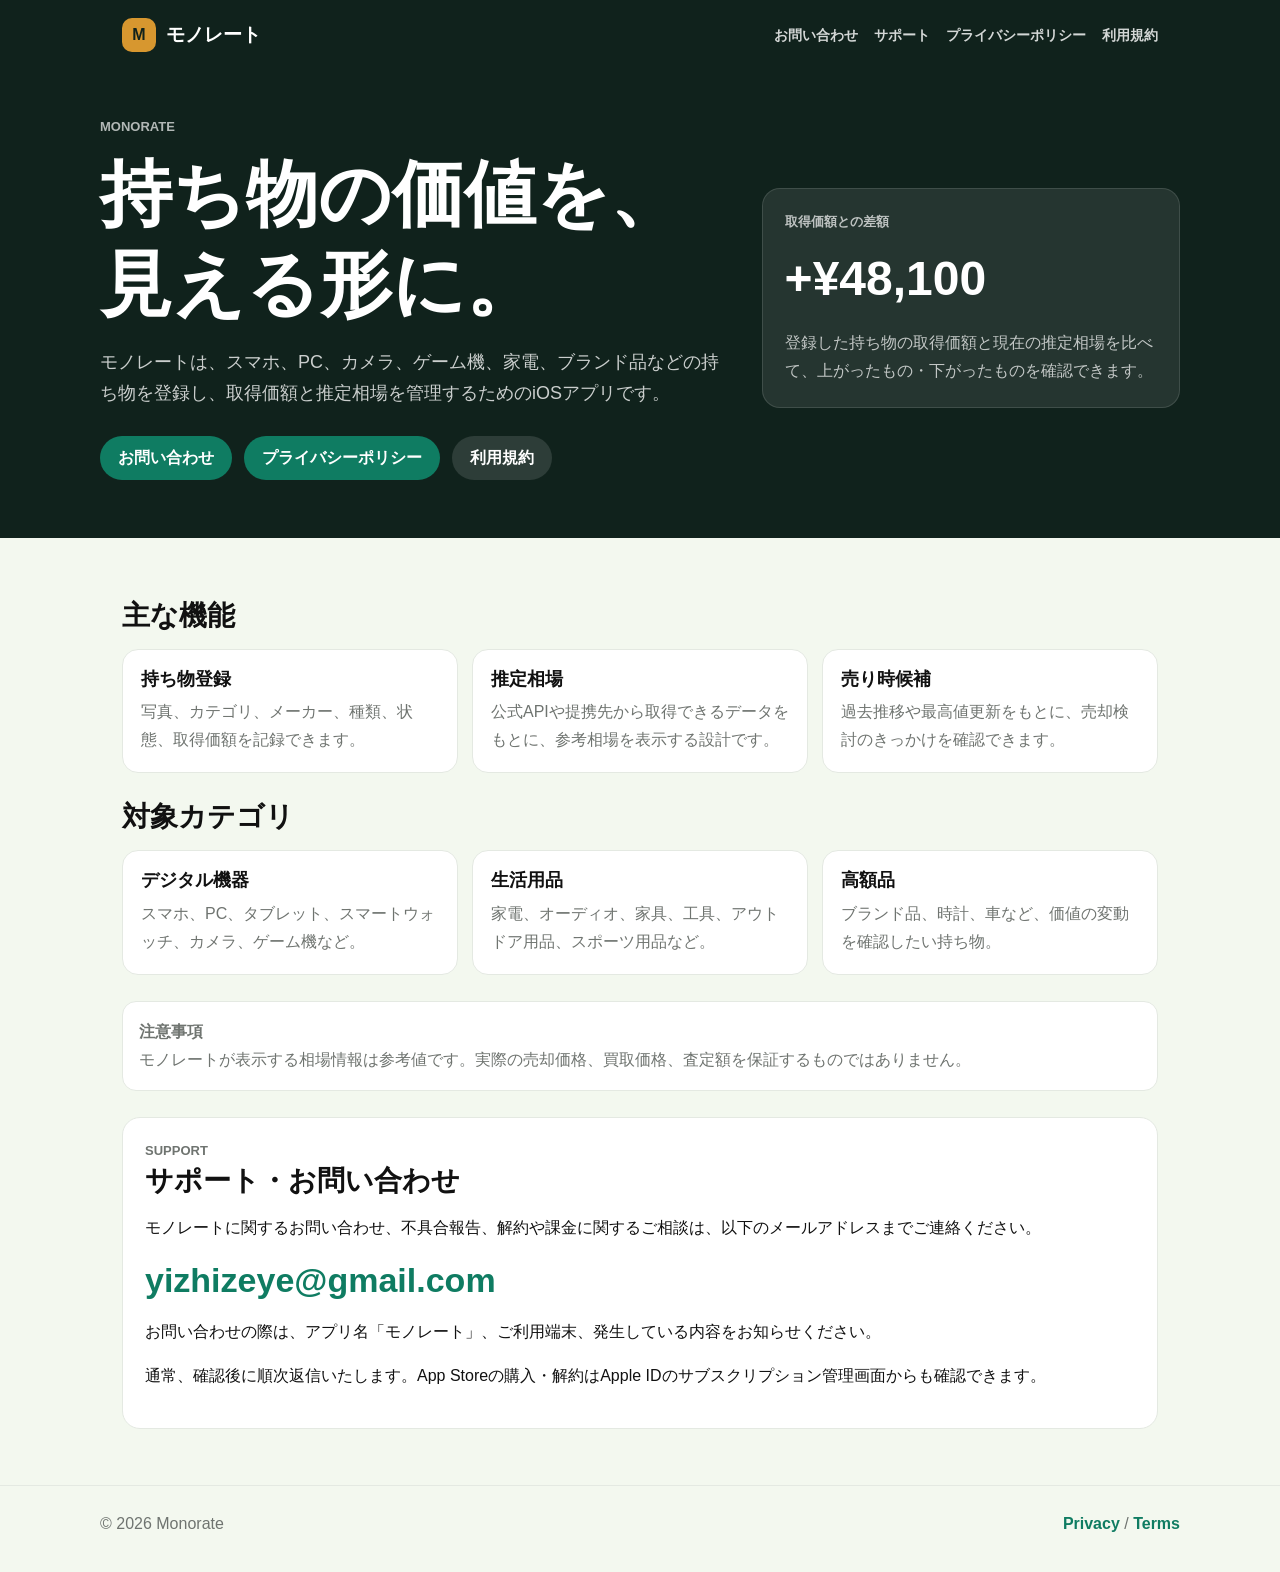
<file: index.html>
<!doctype html>
<html lang="ja">
  <head>
    <meta charset="utf-8">
    <meta name="viewport" content="width=device-width, initial-scale=1">
    <title>モノレート | 持ち物の推定相場と資産管理</title>
    <meta name="description" content="モノレートは、持ち物の取得価額、推定相場、売り時候補を管理するためのiOSアプリです。">
    <link rel="stylesheet" href="styles.css">
  </head>
  <body>
    <header class="site-header">
      <nav class="nav" aria-label="主要ナビゲーション">
        <a class="brand" href="index.html">
          <span class="brand-mark">M</span>
          <span class="brand-name">モノレート</span>
        </a>
        <div class="nav-links">
          <a href="#support">お問い合わせ</a>
          <a href="support.html">サポート</a>
          <a href="privacy.html">プライバシーポリシー</a>
          <a href="terms.html">利用規約</a>
        </div>
      </nav>
      <section class="hero">
        <div class="hero-inner">
          <div>
            <div class="eyebrow">Monorate</div>
            <h1>持ち物の価値を、見える形に。</h1>
            <p class="lead">モノレートは、スマホ、PC、カメラ、ゲーム機、家電、ブランド品などの持ち物を登録し、取得価額と推定相場を管理するためのiOSアプリです。</p>
            <div class="hero-actions">
              <a class="button" href="#support">お問い合わせ</a>
              <a class="button" href="privacy.html">プライバシーポリシー</a>
              <a class="button secondary" href="terms.html">利用規約</a>
            </div>
          </div>
          <div class="hero-panel" aria-label="アプリ概要">
            <div class="hero-label">取得価額との差額</div>
            <div class="hero-value">+¥48,100</div>
            <div class="hero-caption">登録した持ち物の取得価額と現在の推定相場を比べて、上がったもの・下がったものを確認できます。</div>
          </div>
        </div>
      </section>
    </header>

    <main>
      <section class="section">
        <h2 class="section-title">主な機能</h2>
        <div class="grid">
          <article class="card">
            <h3>持ち物登録</h3>
            <p>写真、カテゴリ、メーカー、種類、状態、取得価額を記録できます。</p>
          </article>
          <article class="card">
            <h3>推定相場</h3>
            <p>公式APIや提携先から取得できるデータをもとに、参考相場を表示する設計です。</p>
          </article>
          <article class="card">
            <h3>売り時候補</h3>
            <p>過去推移や最高値更新をもとに、売却検討のきっかけを確認できます。</p>
          </article>
        </div>
      </section>

      <section class="section">
        <h2 class="section-title">対象カテゴリ</h2>
        <div class="grid">
          <article class="card">
            <h3>デジタル機器</h3>
            <p>スマホ、PC、タブレット、スマートウォッチ、カメラ、ゲーム機など。</p>
          </article>
          <article class="card">
            <h3>生活用品</h3>
            <p>家電、オーディオ、家具、工具、アウトドア用品、スポーツ用品など。</p>
          </article>
          <article class="card">
            <h3>高額品</h3>
            <p>ブランド品、時計、車など、価値の変動を確認したい持ち物。</p>
          </article>
        </div>
      </section>

      <section class="section notice">
        <strong>注意事項</strong><br>
        モノレートが表示する相場情報は参考値です。実際の売却価格、買取価格、査定額を保証するものではありません。
      </section>

      <section class="section support-card" id="support">
        <div class="eyebrow-dark">Support</div>
        <h2 class="section-title">サポート・お問い合わせ</h2>
        <p>モノレートに関するお問い合わせ、不具合報告、解約や課金に関するご相談は、以下のメールアドレスまでご連絡ください。</p>
        <p class="support-mail"><a href="mailto:yizhizeye@gmail.com">yizhizeye@gmail.com</a></p>
        <p>お問い合わせの際は、アプリ名「モノレート」、ご利用端末、発生している内容をお知らせください。</p>
        <p>通常、確認後に順次返信いたします。App Storeの購入・解約はApple IDのサブスクリプション管理画面からも確認できます。</p>
      </section>
    </main>

    <footer class="site-footer">
      <div class="footer-inner">
        <span>&copy; 2026 Monorate</span>
        <span><a href="privacy.html">Privacy</a> / <a href="terms.html">Terms</a></span>
      </div>
    </footer>
  </body>
</html>
</file>
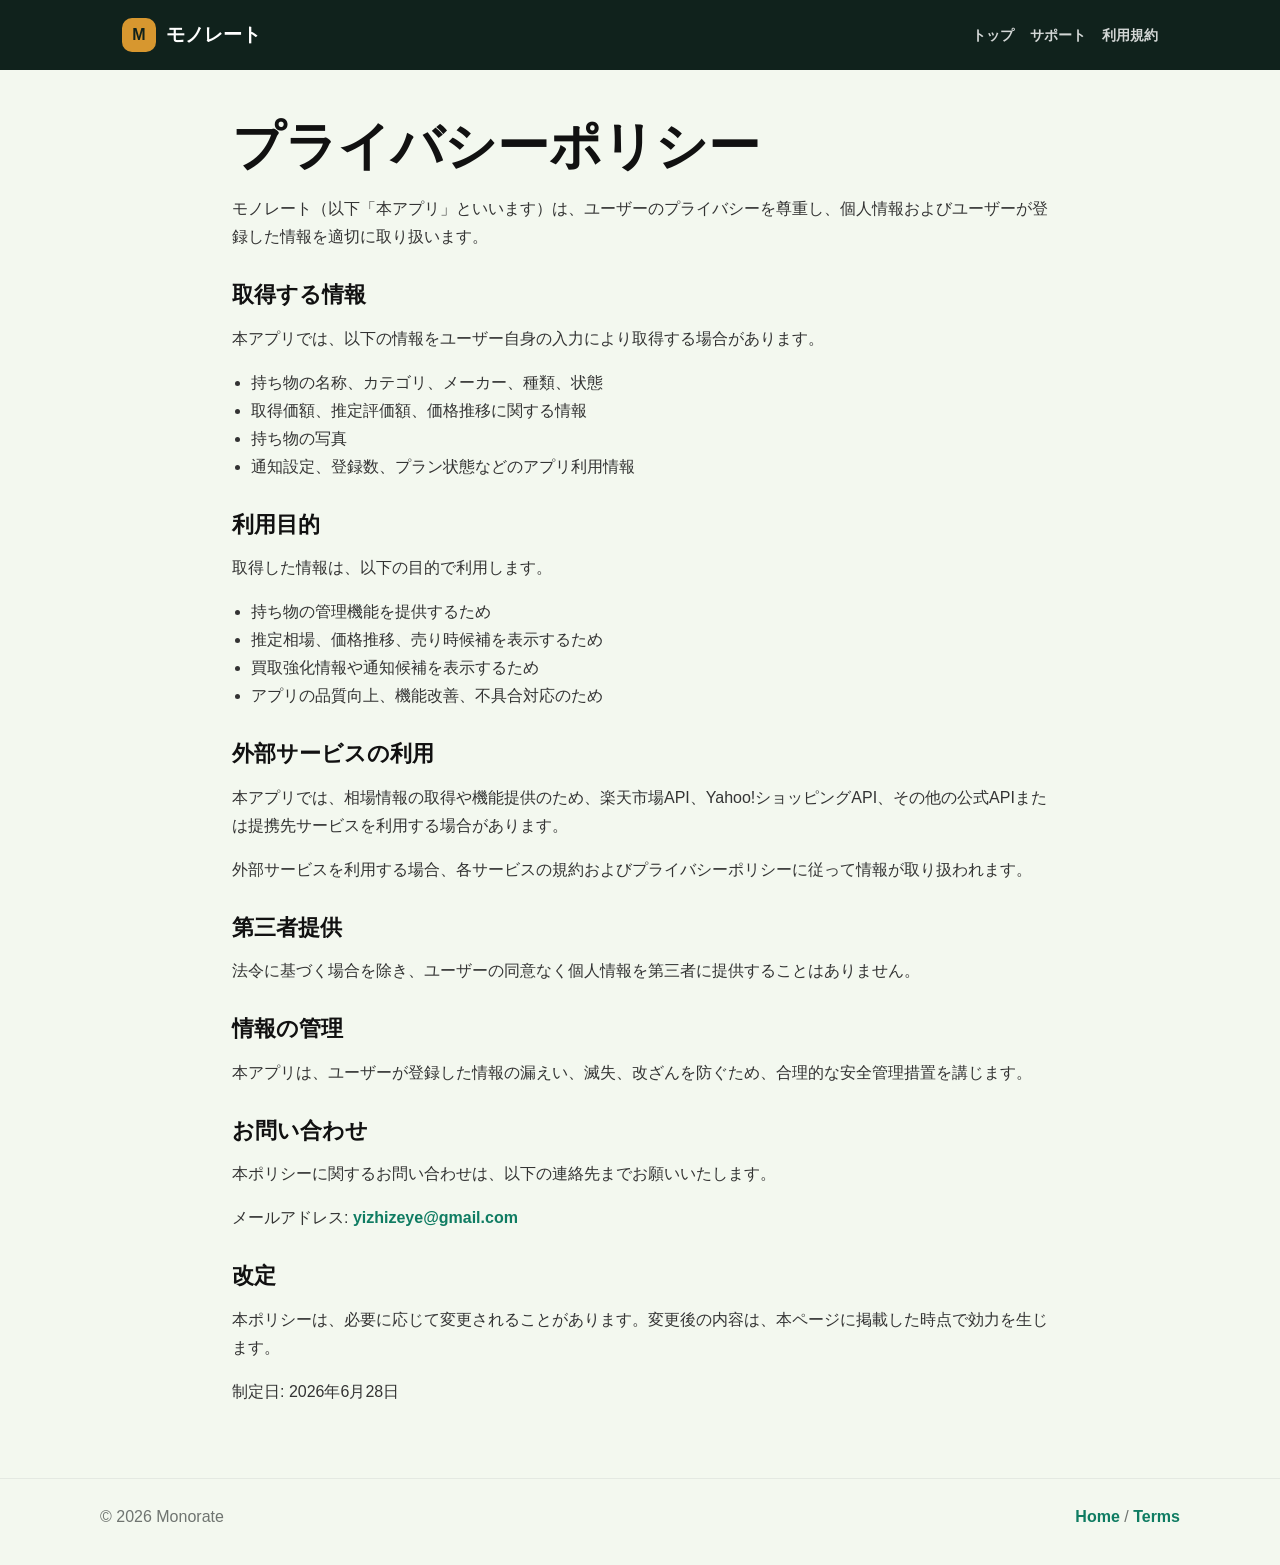
<file: privacy.html>
<!doctype html>
<html lang="ja">
  <head>
    <meta charset="utf-8">
    <meta name="viewport" content="width=device-width, initial-scale=1">
    <title>プライバシーポリシー | モノレート</title>
    <meta name="description" content="モノレートのプライバシーポリシーです。">
    <link rel="stylesheet" href="styles.css">
  </head>
  <body>
    <header class="site-header">
      <nav class="nav" aria-label="主要ナビゲーション">
        <a class="brand" href="index.html">
          <span class="brand-mark">M</span>
          <span class="brand-name">モノレート</span>
        </a>
        <div class="nav-links">
          <a href="index.html">トップ</a>
          <a href="support.html">サポート</a>
          <a href="terms.html">利用規約</a>
        </div>
      </nav>
    </header>

    <main class="doc">
      <h1>プライバシーポリシー</h1>
      <p>モノレート（以下「本アプリ」といいます）は、ユーザーのプライバシーを尊重し、個人情報およびユーザーが登録した情報を適切に取り扱います。</p>

      <h2>取得する情報</h2>
      <p>本アプリでは、以下の情報をユーザー自身の入力により取得する場合があります。</p>
      <ul>
        <li>持ち物の名称、カテゴリ、メーカー、種類、状態</li>
        <li>取得価額、推定評価額、価格推移に関する情報</li>
        <li>持ち物の写真</li>
        <li>通知設定、登録数、プラン状態などのアプリ利用情報</li>
      </ul>

      <h2>利用目的</h2>
      <p>取得した情報は、以下の目的で利用します。</p>
      <ul>
        <li>持ち物の管理機能を提供するため</li>
        <li>推定相場、価格推移、売り時候補を表示するため</li>
        <li>買取強化情報や通知候補を表示するため</li>
        <li>アプリの品質向上、機能改善、不具合対応のため</li>
      </ul>

      <h2>外部サービスの利用</h2>
      <p>本アプリでは、相場情報の取得や機能提供のため、楽天市場API、Yahoo!ショッピングAPI、その他の公式APIまたは提携先サービスを利用する場合があります。</p>
      <p>外部サービスを利用する場合、各サービスの規約およびプライバシーポリシーに従って情報が取り扱われます。</p>

      <h2>第三者提供</h2>
      <p>法令に基づく場合を除き、ユーザーの同意なく個人情報を第三者に提供することはありません。</p>

      <h2>情報の管理</h2>
      <p>本アプリは、ユーザーが登録した情報の漏えい、滅失、改ざんを防ぐため、合理的な安全管理措置を講じます。</p>

      <h2>お問い合わせ</h2>
      <p>本ポリシーに関するお問い合わせは、以下の連絡先までお願いいたします。</p>
      <p>メールアドレス: <strong><a href="mailto:yizhizeye@gmail.com">yizhizeye@gmail.com</a></strong></p>

      <h2>改定</h2>
      <p>本ポリシーは、必要に応じて変更されることがあります。変更後の内容は、本ページに掲載した時点で効力を生じます。</p>

      <p>制定日: 2026年6月28日</p>
    </main>

    <footer class="site-footer">
      <div class="footer-inner">
        <span>&copy; 2026 Monorate</span>
        <span><a href="index.html">Home</a> / <a href="terms.html">Terms</a></span>
      </div>
    </footer>
  </body>
</html>
</file>
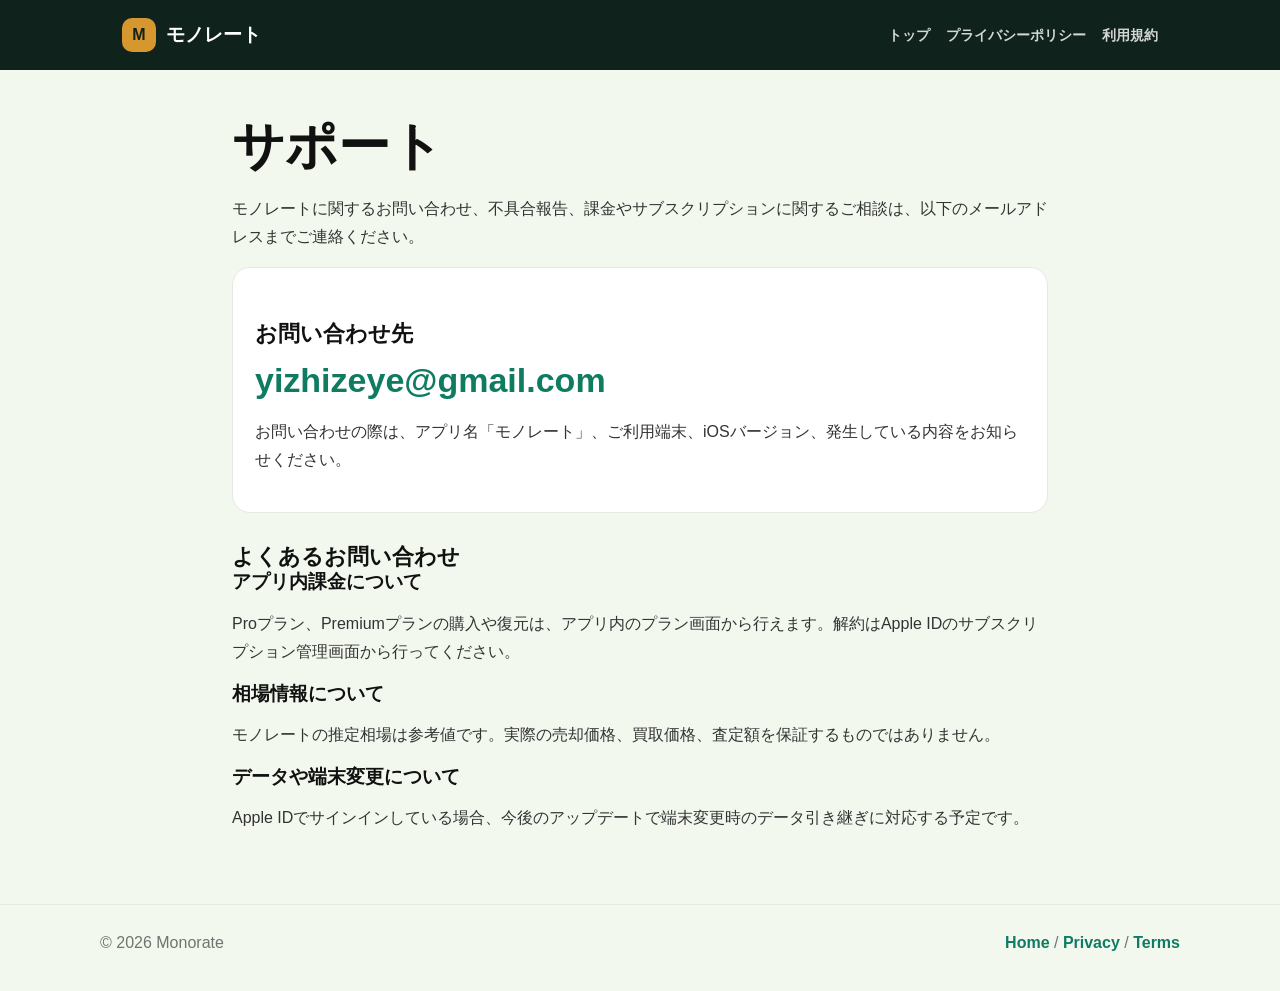
<file: support.html>
<!doctype html>
<html lang="ja">
  <head>
    <meta charset="utf-8">
    <meta name="viewport" content="width=device-width, initial-scale=1">
    <title>サポート | モノレート</title>
    <meta name="description" content="モノレートのサポート、お問い合わせ、不具合報告、課金に関する連絡先です。">
    <link rel="stylesheet" href="styles.css">
  </head>
  <body>
    <header class="site-header">
      <nav class="nav" aria-label="主要ナビゲーション">
        <a class="brand" href="index.html">
          <span class="brand-mark">M</span>
          <span class="brand-name">モノレート</span>
        </a>
        <div class="nav-links">
          <a href="index.html">トップ</a>
          <a href="privacy.html">プライバシーポリシー</a>
          <a href="terms.html">利用規約</a>
        </div>
      </nav>
    </header>

    <main class="doc">
      <h1>サポート</h1>
      <p>モノレートに関するお問い合わせ、不具合報告、課金やサブスクリプションに関するご相談は、以下のメールアドレスまでご連絡ください。</p>

      <section class="support-card">
        <h2>お問い合わせ先</h2>
        <p class="support-mail"><a href="mailto:yizhizeye@gmail.com">yizhizeye@gmail.com</a></p>
        <p>お問い合わせの際は、アプリ名「モノレート」、ご利用端末、iOSバージョン、発生している内容をお知らせください。</p>
      </section>

      <h2>よくあるお問い合わせ</h2>
      <h3>アプリ内課金について</h3>
      <p>Proプラン、Premiumプランの購入や復元は、アプリ内のプラン画面から行えます。解約はApple IDのサブスクリプション管理画面から行ってください。</p>

      <h3>相場情報について</h3>
      <p>モノレートの推定相場は参考値です。実際の売却価格、買取価格、査定額を保証するものではありません。</p>

      <h3>データや端末変更について</h3>
      <p>Apple IDでサインインしている場合、今後のアップデートで端末変更時のデータ引き継ぎに対応する予定です。</p>
    </main>

    <footer class="site-footer">
      <div class="footer-inner">
        <span>&copy; 2026 Monorate</span>
        <span><a href="index.html">Home</a> / <a href="privacy.html">Privacy</a> / <a href="terms.html">Terms</a></span>
      </div>
    </footer>
  </body>
</html>
</file>
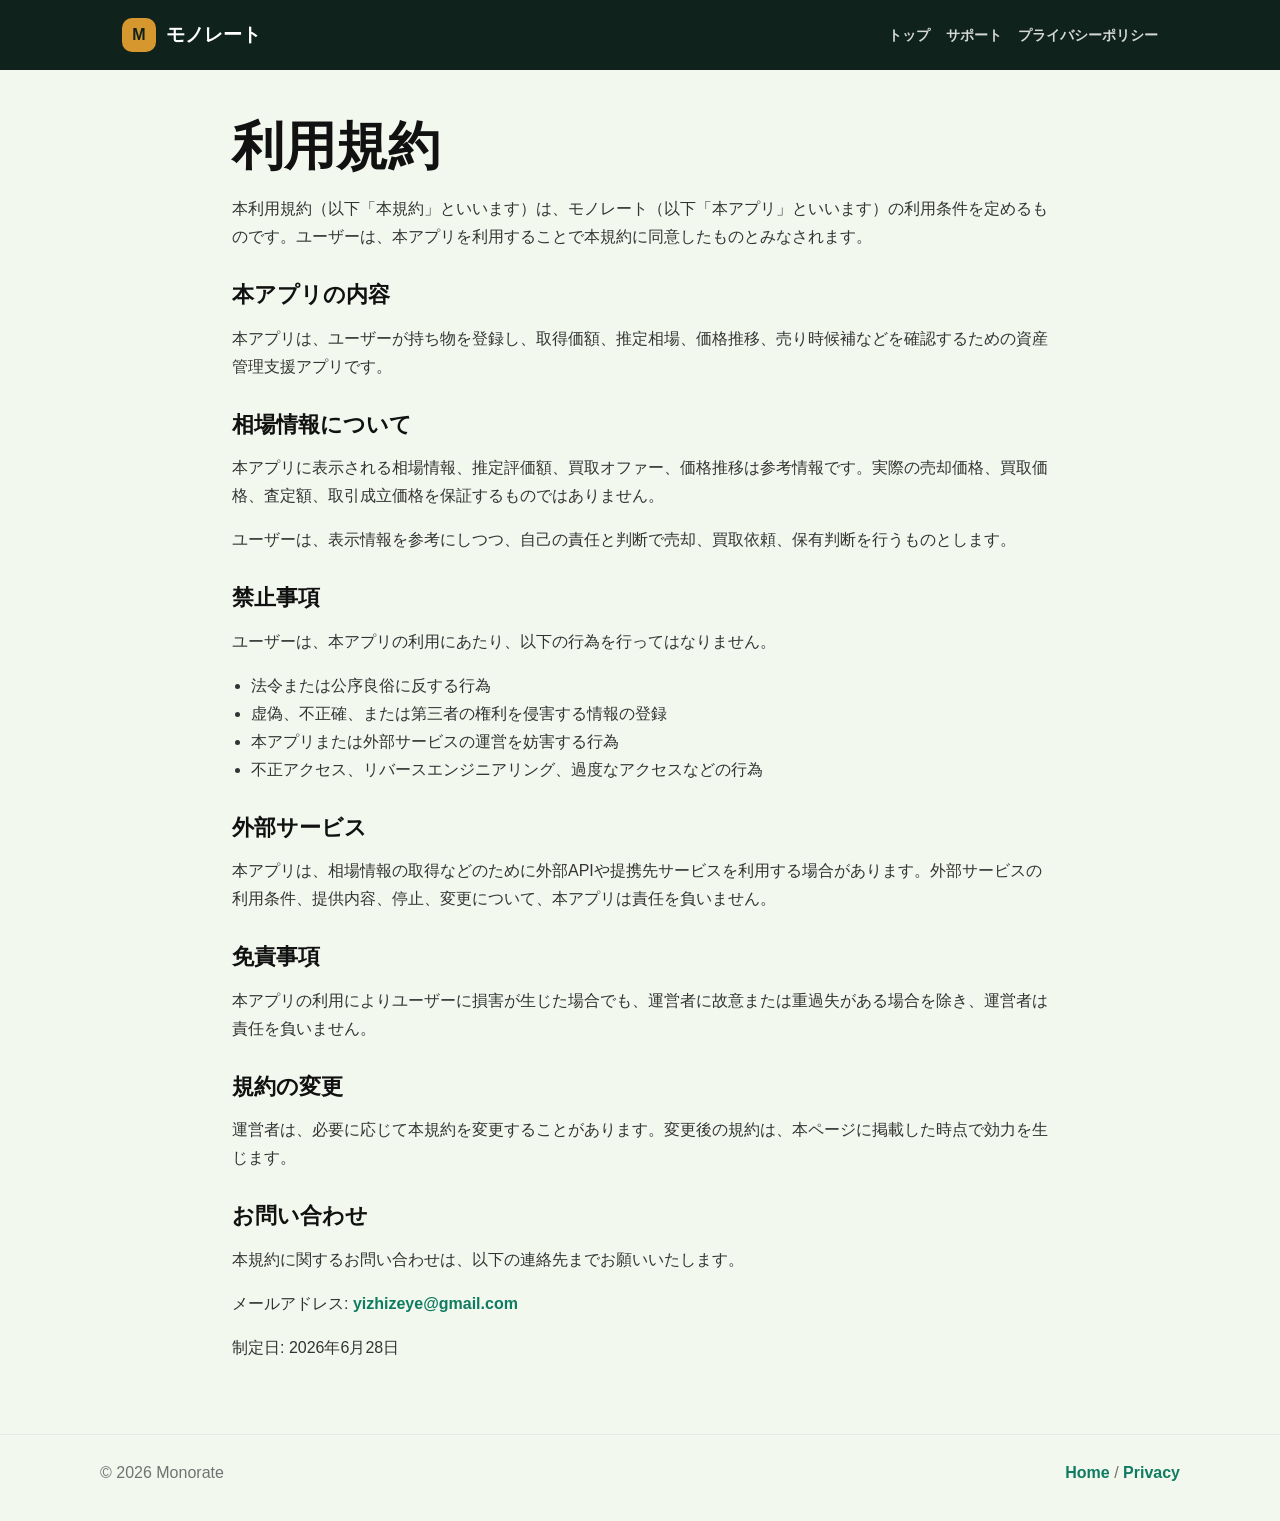
<file: terms.html>
<!doctype html>
<html lang="ja">
  <head>
    <meta charset="utf-8">
    <meta name="viewport" content="width=device-width, initial-scale=1">
    <title>利用規約 | モノレート</title>
    <meta name="description" content="モノレートの利用規約です。">
    <link rel="stylesheet" href="styles.css">
  </head>
  <body>
    <header class="site-header">
      <nav class="nav" aria-label="主要ナビゲーション">
        <a class="brand" href="index.html">
          <span class="brand-mark">M</span>
          <span class="brand-name">モノレート</span>
        </a>
        <div class="nav-links">
          <a href="index.html">トップ</a>
          <a href="support.html">サポート</a>
          <a href="privacy.html">プライバシーポリシー</a>
        </div>
      </nav>
    </header>

    <main class="doc">
      <h1>利用規約</h1>
      <p>本利用規約（以下「本規約」といいます）は、モノレート（以下「本アプリ」といいます）の利用条件を定めるものです。ユーザーは、本アプリを利用することで本規約に同意したものとみなされます。</p>

      <h2>本アプリの内容</h2>
      <p>本アプリは、ユーザーが持ち物を登録し、取得価額、推定相場、価格推移、売り時候補などを確認するための資産管理支援アプリです。</p>

      <h2>相場情報について</h2>
      <p>本アプリに表示される相場情報、推定評価額、買取オファー、価格推移は参考情報です。実際の売却価格、買取価格、査定額、取引成立価格を保証するものではありません。</p>
      <p>ユーザーは、表示情報を参考にしつつ、自己の責任と判断で売却、買取依頼、保有判断を行うものとします。</p>

      <h2>禁止事項</h2>
      <p>ユーザーは、本アプリの利用にあたり、以下の行為を行ってはなりません。</p>
      <ul>
        <li>法令または公序良俗に反する行為</li>
        <li>虚偽、不正確、または第三者の権利を侵害する情報の登録</li>
        <li>本アプリまたは外部サービスの運営を妨害する行為</li>
        <li>不正アクセス、リバースエンジニアリング、過度なアクセスなどの行為</li>
      </ul>

      <h2>外部サービス</h2>
      <p>本アプリは、相場情報の取得などのために外部APIや提携先サービスを利用する場合があります。外部サービスの利用条件、提供内容、停止、変更について、本アプリは責任を負いません。</p>

      <h2>免責事項</h2>
      <p>本アプリの利用によりユーザーに損害が生じた場合でも、運営者に故意または重過失がある場合を除き、運営者は責任を負いません。</p>

      <h2>規約の変更</h2>
      <p>運営者は、必要に応じて本規約を変更することがあります。変更後の規約は、本ページに掲載した時点で効力を生じます。</p>

      <h2>お問い合わせ</h2>
      <p>本規約に関するお問い合わせは、以下の連絡先までお願いいたします。</p>
      <p>メールアドレス: <strong><a href="mailto:yizhizeye@gmail.com">yizhizeye@gmail.com</a></strong></p>

      <p>制定日: 2026年6月28日</p>
    </main>

    <footer class="site-footer">
      <div class="footer-inner">
        <span>&copy; 2026 Monorate</span>
        <span><a href="index.html">Home</a> / <a href="privacy.html">Privacy</a></span>
      </div>
    </footer>
  </body>
</html>
</file>
<file: styles.css>
:root {
  color-scheme: light;
  --deep-green: #10221c;
  --green: #0f7c62;
  --gold: #d7972f;
  --bg: #f3f8ef;
  --card: #ffffff;
  --text: #111111;
  --muted: #6f7470;
  --line: #e4e9e2;
}

* {
  box-sizing: border-box;
}

body {
  margin: 0;
  font-family: -apple-system, BlinkMacSystemFont, "Hiragino Sans", "Yu Gothic", "YuGothic", sans-serif;
  color: var(--text);
  background: var(--bg);
  line-height: 1.75;
}

a {
  color: var(--green);
  font-weight: 700;
  text-decoration: none;
}

a:hover {
  text-decoration: underline;
}

.site-header {
  background: var(--deep-green);
  color: #ffffff;
}

.nav {
  width: min(1080px, 100%);
  margin: 0 auto;
  padding: 18px 22px;
  display: flex;
  align-items: center;
  justify-content: space-between;
  gap: 18px;
}

.brand {
  display: flex;
  align-items: center;
  gap: 10px;
  color: #ffffff;
}

.brand-mark {
  width: 34px;
  height: 34px;
  display: grid;
  place-items: center;
  border-radius: 10px;
  background: var(--gold);
  color: var(--deep-green);
  font-weight: 900;
}

.brand-name {
  font-size: 19px;
  font-weight: 900;
  letter-spacing: 0;
}

.nav-links {
  display: flex;
  gap: 16px;
  flex-wrap: wrap;
}

.nav-links a {
  color: rgba(255, 255, 255, 0.82);
  font-size: 14px;
}

.hero {
  background: var(--deep-green);
  color: #ffffff;
  padding: 46px 22px 58px;
}

.hero-inner {
  width: min(1080px, 100%);
  margin: 0 auto;
  display: grid;
  grid-template-columns: 1.2fr 0.8fr;
  gap: 34px;
  align-items: center;
}

.eyebrow {
  color: rgba(255, 255, 255, 0.68);
  font-size: 13px;
  font-weight: 800;
  text-transform: uppercase;
}

.eyebrow-dark {
  color: var(--muted);
  font-size: 13px;
  font-weight: 900;
  text-transform: uppercase;
}

h1,
h2,
h3 {
  line-height: 1.25;
  margin: 0;
}

h1 {
  margin-top: 10px;
  font-size: clamp(38px, 7vw, 72px);
  letter-spacing: 0;
}

.lead {
  margin: 18px 0 0;
  max-width: 620px;
  color: rgba(255, 255, 255, 0.78);
  font-size: 18px;
}

.hero-panel {
  padding: 22px;
  border-radius: 18px;
  background: rgba(255, 255, 255, 0.09);
  border: 1px solid rgba(255, 255, 255, 0.12);
}

.hero-value {
  font-size: clamp(30px, 6vw, 48px);
  font-weight: 900;
}

.hero-label {
  margin-bottom: 4px;
  color: rgba(255, 255, 255, 0.7);
  font-size: 13px;
  font-weight: 900;
}

.hero-caption {
  margin-top: 8px;
  color: rgba(255, 255, 255, 0.72);
}

.hero-actions {
  display: flex;
  gap: 12px;
  flex-wrap: wrap;
  margin-top: 26px;
}

.button {
  display: inline-flex;
  align-items: center;
  justify-content: center;
  min-height: 44px;
  padding: 0 18px;
  border-radius: 999px;
  background: var(--green);
  color: #ffffff;
  font-weight: 900;
}

.button.secondary {
  background: rgba(255, 255, 255, 0.12);
  color: #ffffff;
}

main {
  width: min(1080px, 100%);
  margin: 0 auto;
  padding: 34px 22px 56px;
}

.section {
  margin-top: 26px;
}

.section-title {
  font-size: 28px;
  font-weight: 900;
}

.grid {
  display: grid;
  grid-template-columns: repeat(3, 1fr);
  gap: 14px;
  margin-top: 16px;
}

.card {
  padding: 18px;
  border-radius: 16px;
  background: var(--card);
  border: 1px solid var(--line);
}

.card h3 {
  font-size: 18px;
}

.card p {
  margin: 8px 0 0;
  color: var(--muted);
}

.doc {
  max-width: 860px;
}

.doc h1 {
  color: var(--text);
  font-size: clamp(34px, 6vw, 52px);
}

.doc h2 {
  margin-top: 30px;
  font-size: 22px;
}

.doc p,
.doc li {
  color: #333333;
}

.doc ul {
  padding-left: 1.2em;
}

.notice {
  padding: 16px;
  border-radius: 14px;
  background: #ffffff;
  border: 1px solid var(--line);
  color: var(--muted);
}

.support-card {
  padding: 22px;
  border-radius: 18px;
  background: #ffffff;
  border: 1px solid var(--line);
}

.support-mail {
  margin: 10px 0;
  font-size: clamp(22px, 5vw, 34px);
  line-height: 1.3;
  word-break: break-all;
}

.site-footer {
  border-top: 1px solid var(--line);
  padding: 24px 22px 34px;
  color: var(--muted);
}

.footer-inner {
  width: min(1080px, 100%);
  margin: 0 auto;
  display: flex;
  justify-content: space-between;
  gap: 16px;
  flex-wrap: wrap;
}

@media (max-width: 760px) {
  .hero-inner,
  .grid {
    grid-template-columns: 1fr;
  }

  .nav {
    align-items: flex-start;
    flex-direction: column;
  }
}
</file>
